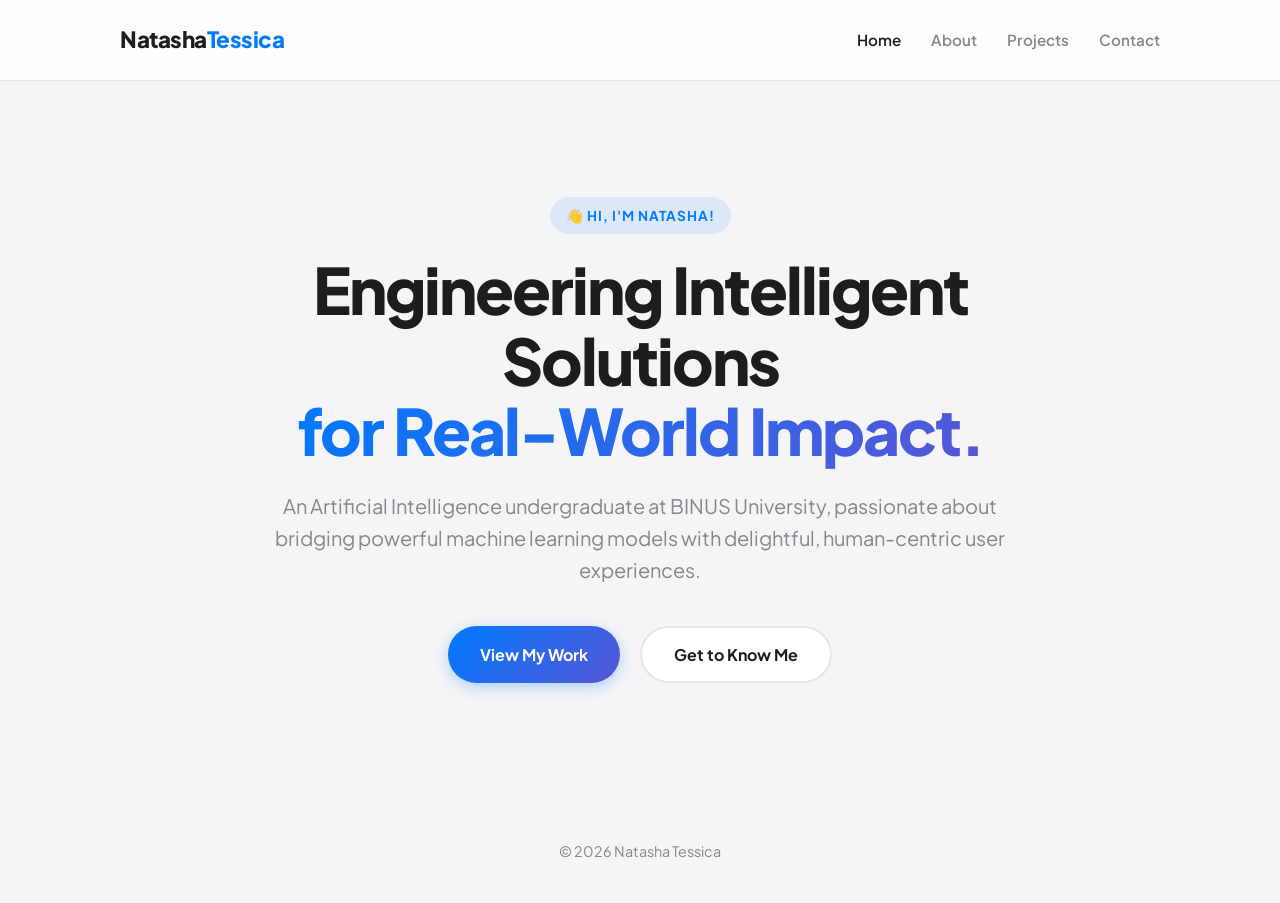
<file: index.html>
<!DOCTYPE html>
<html lang="en">
<head>
    <meta charset="UTF-8">
    <meta name="viewport" content="width=device-width, initial-scale=1.0">
    <title>Natasha Tessica | Portfolio</title>
    <link rel="stylesheet" href="style.css">
</head>
<body>
    <nav>
        <div class="container nav-inner">
            <a href="index.html" class="nav-logo">Natasha<span>Tessica</span></a>
            <ul class="nav-links">
                <li><a href="index.html" class="active">Home</a></li>
                <li><a href="about.html">About</a></li>
                <li><a href="projects.html">Projects</a></li>
                <li><a href="contact.html">Contact</a></li>
            </ul>
        </div>
    </nav>

    <section style="display: flex; align-items: center; min-height: 80vh;">
        <div class="container" style="text-align: center; max-width: 850px;">
            <div class="section-tag">👋 Hi, I'm Natasha!</div>
            <h1 class="title-large">Engineering Intelligent Solutions <br><span class="text-gradient">for Real-World Impact.</span></h1>
            <p class="text-muted" style="font-size: 1.25rem; margin-bottom: 40px; padding: 0 20px;">An Artificial Intelligence undergraduate at BINUS University, passionate about bridging powerful machine learning models with delightful, human-centric user experiences.</p>
            <div style="display: flex; justify-content: center; gap: 20px; flex-wrap: wrap;">
                <a href="projects.html" class="btn btn-primary">View My Work</a>
                <a href="about.html" class="btn btn-secondary">Get to Know Me</a>
            </div>
        </div>
    </section>

    <footer>
        <div class="container"><p>&copy; 2026 Natasha Tessica</p></div>
    </footer>
</body>
</html>
</file>
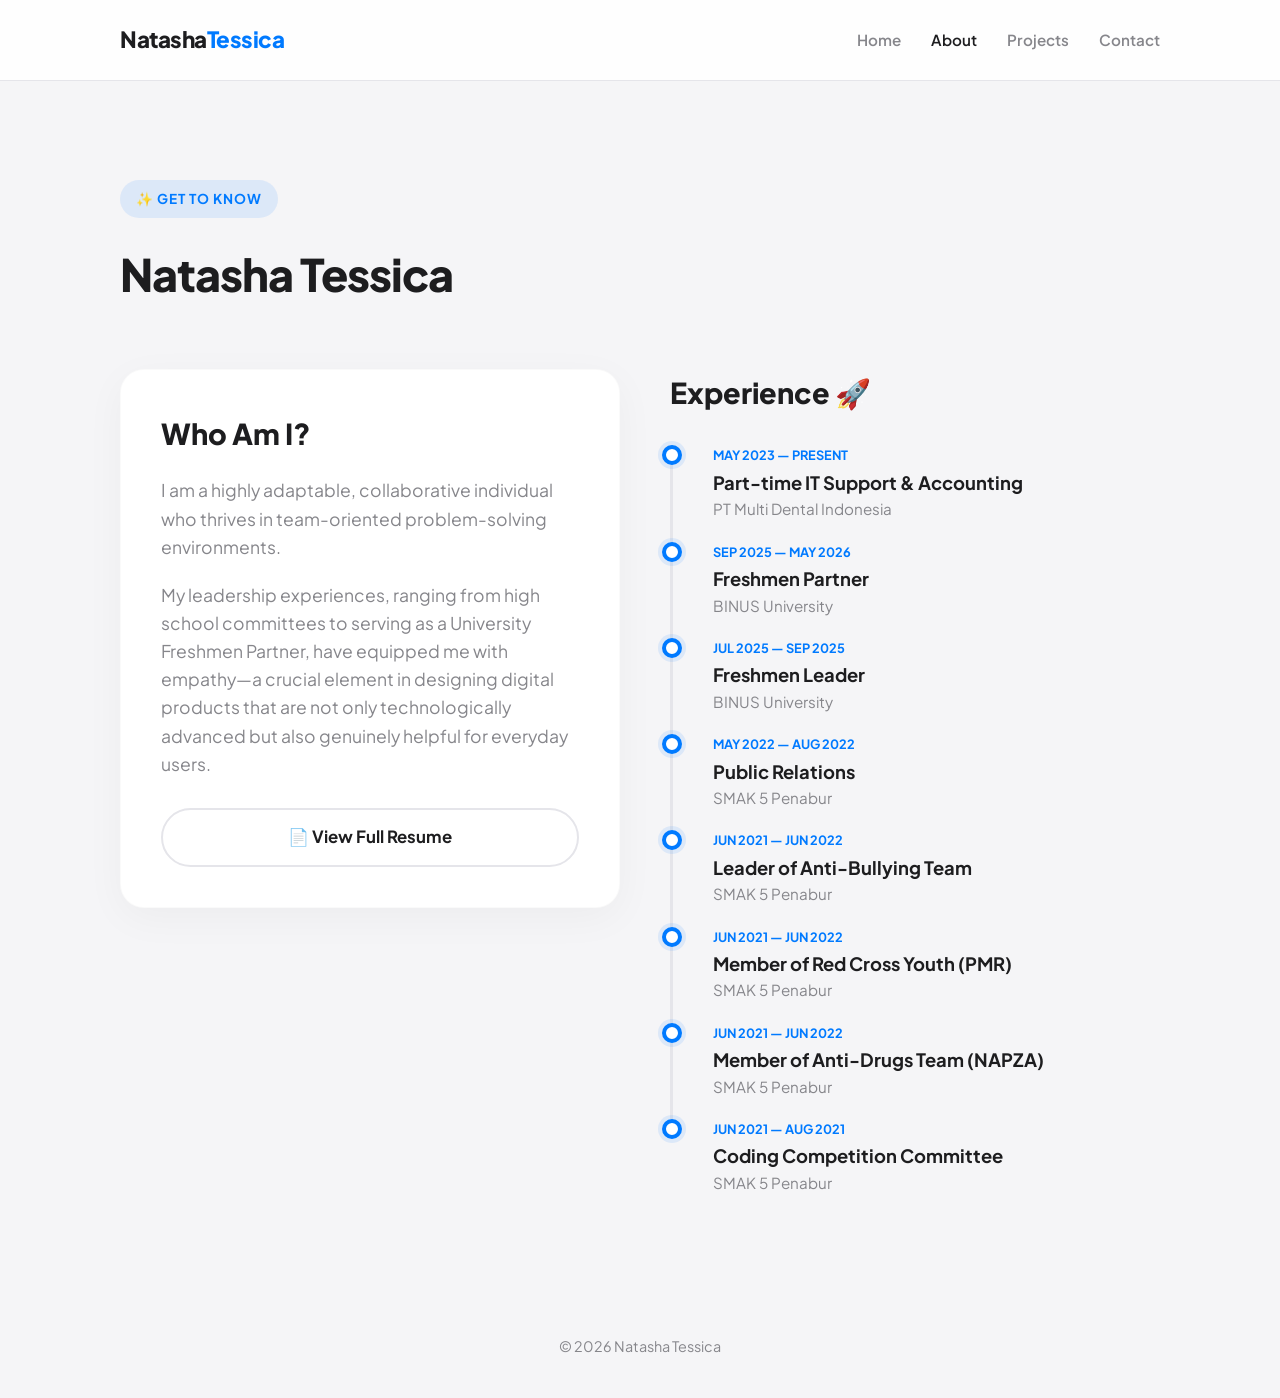
<file: about.html>
<!DOCTYPE html>
<html lang="en">
<head>
    <meta charset="UTF-8">
    <meta name="viewport" content="width=device-width, initial-scale=1.0">
    <title>About | Natasha Tessica</title>
    <link rel="stylesheet" href="style.css">
</head>
<body>
    <nav>
        <div class="container nav-inner">
            <a href="index.html" class="nav-logo">Natasha<span>Tessica</span></a>
            <ul class="nav-links">
                <li><a href="index.html">Home</a></li>
                <li><a href="about.html" class="active">About</a></li>
                <li><a href="projects.html">Projects</a></li>
                <li><a href="contact.html">Contact</a></li>
            </ul>
        </div>
    </nav>

    <section>
        <div class="container">
            <div class="section-tag">✨ Get to know</div>
            <h2 class="section-title">Natasha Tessica</h2>
            
            <div class="grid-2">
                <div class="card" style="height: fit-content;">
                    <h3 style="font-size: 1.8rem; margin-bottom: 20px; font-weight: 800;">Who Am I?</h3>
                    <p class="text-muted" style="font-size: 1.1rem; margin-bottom: 20px;">I am a highly adaptable, collaborative individual who thrives in team-oriented problem-solving environments.</p>
                    <p class="text-muted" style="font-size: 1.1rem; margin-bottom: 30px;">My leadership experiences, ranging from high school committees to serving as a University Freshmen Partner, have equipped me with empathy—a crucial element in designing digital products that are not only technologically advanced but also genuinely helpful for everyday users.</p>
                    
                    <a href="https://drive.google.com/file/d/1OGwjXYwXv5wUrAT_qg_oKymEiTKOfkxl/view?usp=drivesdk" target="_blank" class="btn btn-secondary" style="width: 100%; font-size: 1.05rem;">
                        📄 View Full Resume
                    </a>
                </div>
                
                <div>
                    <h3 style="font-size: 1.8rem; margin-bottom: 30px; font-weight: 800; padding-left: 10px;">Experience 🚀</h3>
                    
                    <div class="timeline-node" style="padding-bottom: 20px;">
                        <div class="timeline-indicator"></div>
                        <h4 style="color: var(--accent-blue); font-weight: 700; font-size: 0.8rem; margin-bottom: 2px;">MAY 2023 — PRESENT</h4>
                        <h3 style="font-size: 1.15rem; margin-bottom: 0;">Part-time IT Support & Accounting</h3>
                        <p class="text-muted" style="font-size: 0.95rem;">PT Multi Dental Indonesia</p>
                    </div>

                    <div class="timeline-node" style="padding-bottom: 20px;">
                        <div class="timeline-indicator"></div>
                        <h4 style="color: var(--accent-blue); font-weight: 700; font-size: 0.8rem; margin-bottom: 2px;">SEP 2025 — MAY 2026</h4>
                        <h3 style="font-size: 1.15rem; margin-bottom: 0;">Freshmen Partner</h3>
                        <p class="text-muted" style="font-size: 0.95rem;">BINUS University</p>
                    </div>

                    <div class="timeline-node" style="padding-bottom: 20px;">
                        <div class="timeline-indicator"></div>
                        <h4 style="color: var(--accent-blue); font-weight: 700; font-size: 0.8rem; margin-bottom: 2px;">JUL 2025 — SEP 2025</h4>
                        <h3 style="font-size: 1.15rem; margin-bottom: 0;">Freshmen Leader</h3>
                        <p class="text-muted" style="font-size: 0.95rem;">BINUS University</p>
                    </div>

                    <div class="timeline-node" style="padding-bottom: 20px;">
                        <div class="timeline-indicator"></div>
                        <h4 style="color: var(--accent-blue); font-weight: 700; font-size: 0.8rem; margin-bottom: 2px;">MAY 2022 — AUG 2022</h4>
                        <h3 style="font-size: 1.15rem; margin-bottom: 0;">Public Relations</h3>
                        <p class="text-muted" style="font-size: 0.95rem;">SMAK 5 Penabur</p>
                    </div>

                    <div class="timeline-node" style="padding-bottom: 20px;">
                        <div class="timeline-indicator"></div>
                        <h4 style="color: var(--accent-blue); font-weight: 700; font-size: 0.8rem; margin-bottom: 2px;">JUN 2021 — JUN 2022</h4>
                        <h3 style="font-size: 1.15rem; margin-bottom: 0;">Leader of Anti-Bullying Team</h3>
                        <p class="text-muted" style="font-size: 0.95rem;">SMAK 5 Penabur</p>
                    </div>

                    <div class="timeline-node" style="padding-bottom: 20px;">
                        <div class="timeline-indicator"></div>
                        <h4 style="color: var(--accent-blue); font-weight: 700; font-size: 0.8rem; margin-bottom: 2px;">JUN 2021 — JUN 2022</h4>
                        <h3 style="font-size: 1.15rem; margin-bottom: 0;">Member of Red Cross Youth (PMR)</h3>
                        <p class="text-muted" style="font-size: 0.95rem;">SMAK 5 Penabur</p>
                    </div>

                    <div class="timeline-node" style="padding-bottom: 20px;">
                        <div class="timeline-indicator"></div>
                        <h4 style="color: var(--accent-blue); font-weight: 700; font-size: 0.8rem; margin-bottom: 2px;">JUN 2021 — JUN 2022</h4>
                        <h3 style="font-size: 1.15rem; margin-bottom: 0;">Member of Anti-Drugs Team (NAPZA)</h3>
                        <p class="text-muted" style="font-size: 0.95rem;">SMAK 5 Penabur</p>
                    </div>

                    <div class="timeline-node" style="padding-bottom: 0;">
                        <div class="timeline-indicator"></div>
                        <h4 style="color: var(--accent-blue); font-weight: 700; font-size: 0.8rem; margin-bottom: 2px;">JUN 2021 — AUG 2021</h4>
                        <h3 style="font-size: 1.15rem; margin-bottom: 0;">Coding Competition Committee</h3>
                        <p class="text-muted" style="font-size: 0.95rem;">SMAK 5 Penabur</p>
                    </div>

                </div>
            </div>
        </div>
    </section>

    <footer>
        <div class="container"><p>&copy; 2026 Natasha Tessica</p></div>
    </footer>
</body>
</html>
</file>
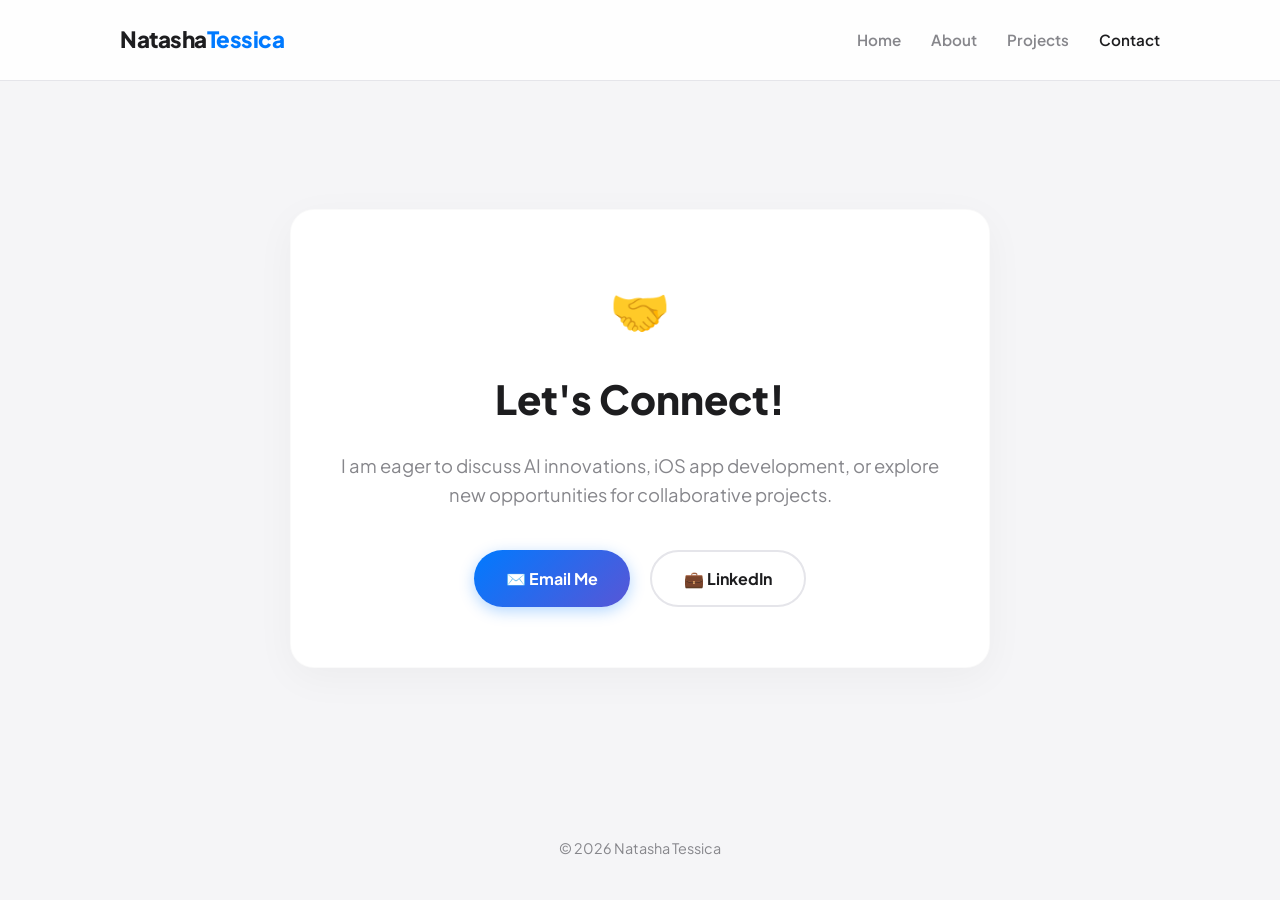
<file: contact.html>
<!DOCTYPE html>
<html lang="en">
<head>
    <meta charset="UTF-8">
    <meta name="viewport" content="width=device-width, initial-scale=1.0">
    <title>Contact | Natasha Tessica</title>
    <link rel="stylesheet" href="style.css">
</head>
<body>
    <nav>
        <div class="container nav-inner">
            <a href="index.html" class="nav-logo">Natasha<span>Tessica</span></a>
            <ul class="nav-links">
                <li><a href="index.html">Home</a></li>
                <li><a href="about.html">About</a></li>
                <li><a href="projects.html">Projects</a></li>
                <li><a href="contact.html" class="active">Contact</a></li>
            </ul>
        </div>
    </nav>

    <section style="display: flex; align-items: center; min-height: 70vh;">
        <div class="container" style="text-align: center;">
            <div class="card" style="max-width: 700px; margin: 0 auto; padding: 60px 40px;">
                <div style="font-size: 3rem; margin-bottom: 20px;">🤝</div>
                <h2 style="font-size: 2.5rem; font-weight: 800; margin-bottom: 20px;">Let's Connect!</h2>
                <p class="text-muted" style="font-size: 1.15rem; margin-bottom: 40px;">I am eager to discuss AI innovations, iOS app development, or explore new opportunities for collaborative projects.</p>
                
                <div style="display: flex; gap: 20px; justify-content: center; flex-wrap: wrap;">
                    <a href="mailto:natasha.tessicaaa@gmail.com" class="btn btn-primary">✉️ Email Me</a>
                    <a href="https://www.linkedin.com/in/natasha-tessica-88654b304?utm_source=share_via&utm_-content=profile&utm_medium=member_ios" target="_blank" class="btn btn-secondary">💼 LinkedIn</a>
                </div>
            </div>
        </div>
    </section>

    <footer>
        <div class="container"><p>&copy; 2026 Natasha Tessica</p></div>
    </footer>
</body>
</html>
</file>
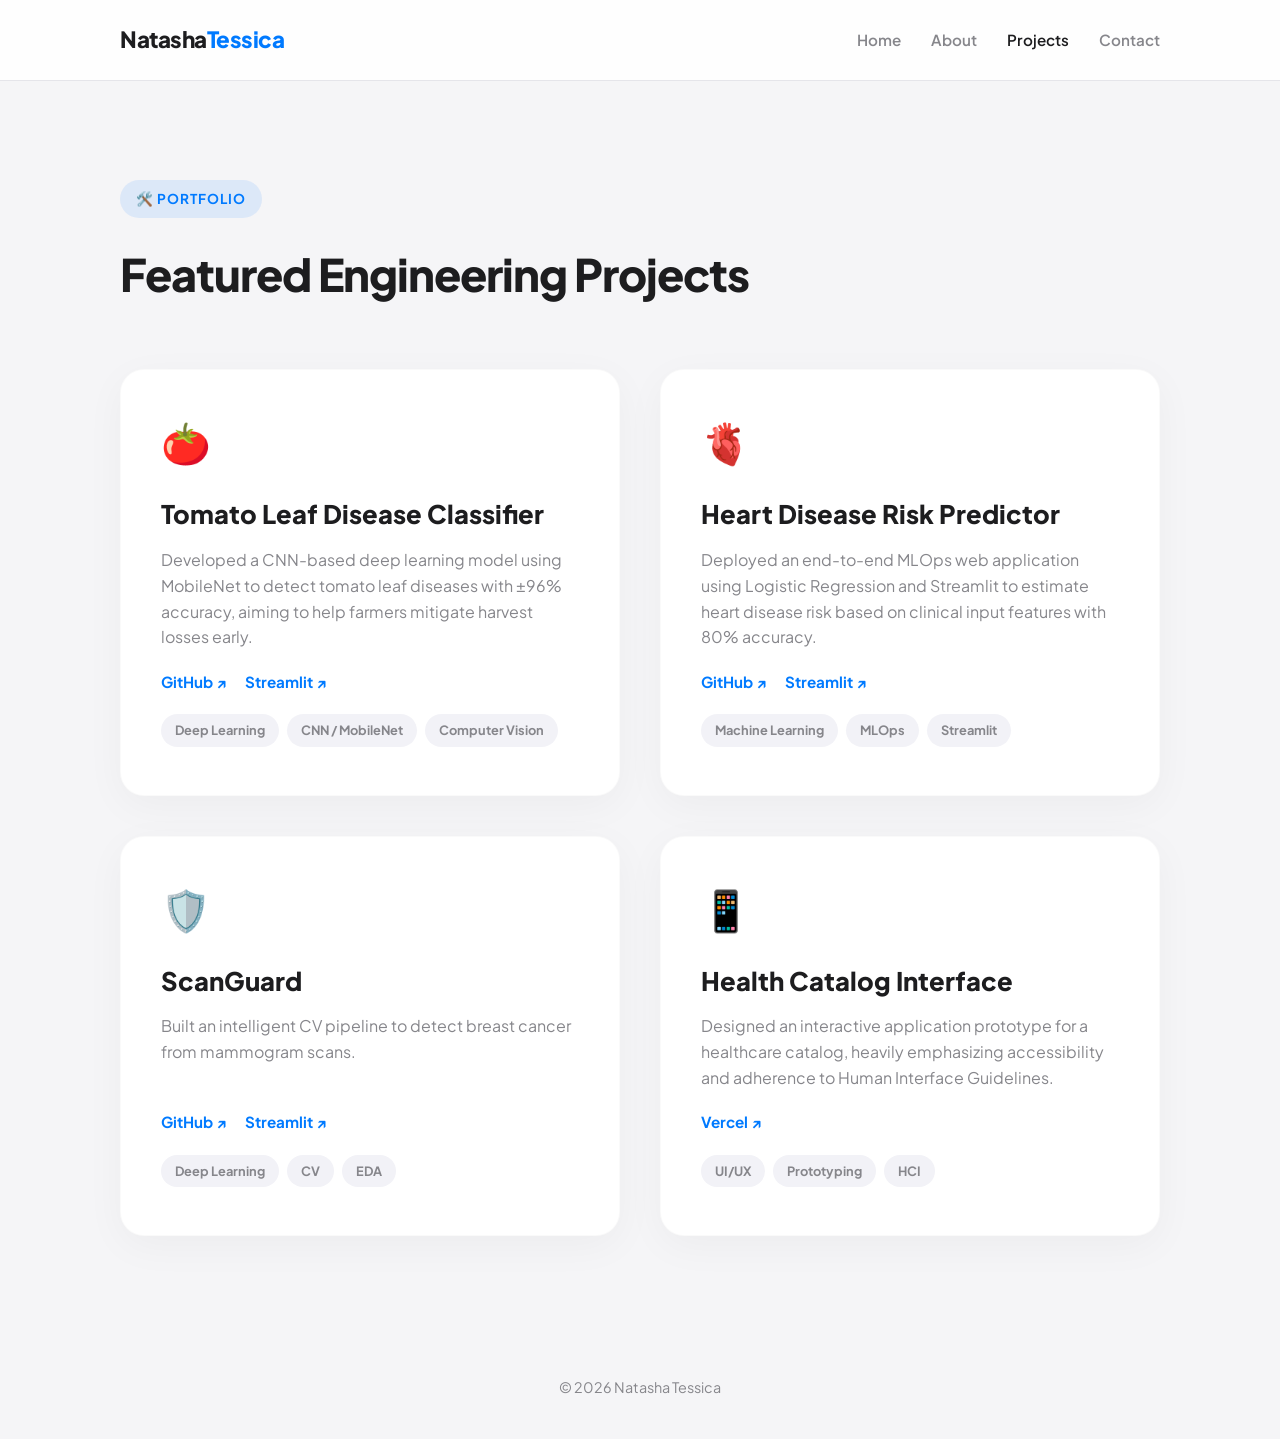
<file: projects.html>
<!DOCTYPE html>
<html lang="en">
<head>
    <meta charset="UTF-8">
    <meta name="viewport" content="width=device-width, initial-scale=1.0">
    <title>Projects | Natasha Tessica</title>
    <link rel="stylesheet" href="style.css">
</head>
<body>
    <nav>
        <div class="container nav-inner">
            <a href="index.html" class="nav-logo">Natasha<span>Tessica</span></a>
            <ul class="nav-links">
                <li><a href="index.html">Home</a></li>
                <li><a href="about.html">About</a></li>
                <li><a href="projects.html" class="active">Projects</a></li>
                <li><a href="contact.html">Contact</a></li>
            </ul>
        </div>
    </nav>

    <section>
        <div class="container">
            <div class="section-tag">🛠️ Portfolio</div>
            <h2 class="section-title">Featured Engineering Projects</h2>
            
            <div class="grid-2">
                <div class="card" style="display: flex; flex-direction: column;">
                    <div style="font-size: 2.5rem; margin-bottom: 20px;">🍅</div>
                    <h3 style="font-size: 1.6rem; font-weight: 800; margin-bottom: 12px;">Tomato Leaf Disease Classifier</h3>
                    <p class="text-muted" style="margin-bottom: 20px; flex-grow: 1;">Developed a CNN-based deep learning model using MobileNet to detect tomato leaf diseases with ±96% accuracy, aiming to help farmers mitigate harvest losses early.</p>
                    
                    <div style="margin-bottom: 20px; font-size: 0.95rem;">
                        <a href="https://kuzd98yln6xfusiyfpzge4.streamlit.app" target="_blank" style="text-decoration: none; color: var(--accent-blue); font-weight: 700; margin-right: 15px;">GitHub ↗</a>
                        <a href="https://github.com/Dustinedde22/tomat" target="_blank" style="text-decoration: none; color: var(--accent-blue); font-weight: 700;">Streamlit ↗</a>
                    </div>

                    <div><span class="tech-pill">Deep Learning</span><span class="tech-pill">CNN / MobileNet</span><span class="tech-pill">Computer Vision</span></div>
                </div>

                <div class="card" style="display: flex; flex-direction: column;">
                    <div style="font-size: 2.5rem; margin-bottom: 20px;">🫀</div>
                    <h3 style="font-size: 1.6rem; font-weight: 800; margin-bottom: 12px;">Heart Disease Risk Predictor</h3>
                    <p class="text-muted" style="margin-bottom: 20px; flex-grow: 1;">Deployed an end-to-end MLOps web application using Logistic Regression and Streamlit to estimate heart disease risk based on clinical input features with 80% accuracy.</p>
                    
                    <div style="margin-bottom: 20px; font-size: 0.95rem;">
                        <a href="https://github.com/natashatsc/UTS_MLOPS_jantung" target="_blank" style="text-decoration: none; color: var(--accent-blue); font-weight: 700; margin-right: 15px;">GitHub ↗</a>
                        <a href="https://utsmlopsjantung-nxhzffsppc4hmjz9vthnav.streamlit.app/" target="_blank" style="text-decoration: none; color: var(--accent-blue); font-weight: 700;">Streamlit ↗</a>
                    </div>

                    <div><span class="tech-pill">Machine Learning</span><span class="tech-pill">MLOps</span><span class="tech-pill">Streamlit</span></div>
                </div>

                <div class="card" style="display: flex; flex-direction: column;">
                    <div style="font-size: 2.5rem; margin-bottom: 20px;">🛡️</div>
                    <h3 style="font-size: 1.6rem; font-weight: 800; margin-bottom: 12px;">ScanGuard</h3>
                    <p class="text-muted" style="margin-bottom: 20px; flex-grow: 1;">Built an intelligent CV pipeline to detect breast cancer from mammogram scans.</p>
                    
                    <div style="margin-bottom: 20px; font-size: 0.95rem;">
                        <a href="https://github.com/Dustinedde22/Breastcancer" target="_blank" style="text-decoration: none; color: var(--accent-blue); font-weight: 700; margin-right: 15px;">GitHub ↗</a>
                        <a href="https://breastcancer-4it4ahasdiurcrqguxg7km.streamlit.app" target="_blank" style="text-decoration: none; color: var(--accent-blue); font-weight: 700;">Streamlit ↗</a>
                    </div>

                    <div><span class="tech-pill">Deep Learning</span><span class="tech-pill">CV</span><span class="tech-pill">EDA</span></div>
                </div>

                <div class="card" style="display: flex; flex-direction: column;">
                    <div style="font-size: 2.5rem; margin-bottom: 20px;">📱</div>
                    <h3 style="font-size: 1.6rem; font-weight: 800; margin-bottom: 12px;">Health Catalog Interface</h3>
                    <p class="text-muted" style="margin-bottom: 20px; flex-grow: 1;">Designed an interactive application prototype for a healthcare catalog, heavily emphasizing accessibility and adherence to Human Interface Guidelines.</p>
                    
                    <div style="margin-bottom: 20px; font-size: 0.95rem;">
                        <a href="https://hci-amber-theta.vercel.app" target="_blank" style="text-decoration: none; color: var(--accent-blue); font-weight: 700; margin-right: 15px;">Vercel ↗</a>
                    </div>

                    <div><span class="tech-pill">UI/UX</span><span class="tech-pill">Prototyping</span><span class="tech-pill">HCI</span></div>
                </div>
            </div>
        </div>
    </section>

    <footer>
        <div class="container"><p>&copy; 2026 Natasha Tessica</p></div>
    </footer>
</body>
</html>
</file>
<file: style.css>
@import url('https://fonts.googleapis.com/css2?family=Plus+Jakarta+Sans:wght@400;500;600;700;800&display=swap');

:root {
    --bg-main: #F5F5F7; 
    --bg-card: #FFFFFF;
    --text-main: #1D1D1F;
    --text-muted: #86868B;
    --accent-blue: #007AFF;
    --accent-gradient: linear-gradient(135deg, #007AFF, #5856D6);
    --border-light: #E5E5EA;
    --radius-lg: 24px;
    --radius-full: 999px;
    --shadow-soft: 0 10px 40px rgba(0, 0, 0, 0.04);
    --shadow-hover: 0 20px 40px rgba(0, 122, 255, 0.12);
}

* { box-sizing: border-box; margin: 0; padding: 0; }
html { background-color: var(--bg-main); scroll-behavior: smooth; }

body {
    font-family: 'Plus Jakarta Sans', sans-serif;
    background-color: var(--bg-main);
    color: var(--text-main);
    line-height: 1.6;
    padding-top: 80px;
    display: flex;
    flex-direction: column;
    min-height: 100vh;
}

.container { max-width: 1100px; margin: 0 auto; padding: 0 30px; }

/* NAVIGATION */
nav {
    position: fixed; top: 0; left: 0; width: 100%;
    background: rgba(255, 255, 255, 0.85);
    backdrop-filter: blur(20px); -webkit-backdrop-filter: blur(20px);
    border-bottom: 1px solid var(--border-light);
    z-index: 1000;
}
.nav-inner { display: flex; justify-content: space-between; align-items: center; height: 80px; }
.nav-logo { font-weight: 800; font-size: 1.4rem; color: var(--text-main); text-decoration: none; letter-spacing: -0.5px; }
.nav-logo span { color: var(--accent-blue); }
.nav-links { display: flex; gap: 30px; list-style: none; }
.nav-links a { font-weight: 600; font-size: 0.95rem; color: var(--text-muted); text-decoration: none; transition: 0.3s; }
.nav-links a:hover, .nav-links a.active { color: var(--text-main); }

/* SECTIONS */
section { padding: 100px 0; flex-grow: 1; }
.section-tag { display: inline-block; background: rgba(0, 122, 255, 0.1); color: var(--accent-blue); padding: 8px 16px; border-radius: var(--radius-full); font-weight: 700; font-size: 0.85rem; text-transform: uppercase; letter-spacing: 1px; margin-bottom: 20px; }
.section-title { font-size: 2.8rem; font-weight: 800; letter-spacing: -1px; margin-bottom: 60px; color: var(--text-main); }

/* BUTTONS */
.btn { display: inline-flex; align-items: center; justify-content: center; padding: 14px 32px; font-weight: 700; font-size: 1rem; border-radius: var(--radius-full); text-decoration: none; transition: all 0.3s cubic-bezier(0.4, 0, 0.2, 1); cursor: pointer; border: none; }
.btn-primary { background: var(--accent-gradient); color: white; box-shadow: 0 4px 15px rgba(0, 122, 255, 0.3); }
.btn-primary:hover { transform: translateY(-3px); box-shadow: 0 8px 25px rgba(0, 122, 255, 0.4); }
.btn-secondary { background: white; color: var(--text-main); border: 2px solid var(--border-light); }
.btn-secondary:hover { border-color: var(--text-main); transform: translateY(-3px); }

/* CARDS & GRIDS */
.grid-2 { display: grid; grid-template-columns: repeat(2, 1fr); gap: 40px; }
.card { background-color: var(--bg-card); border-radius: var(--radius-lg); padding: 40px; box-shadow: var(--shadow-soft); transition: 0.4s; border: 1px solid rgba(0,0,0,0.02); }
.card:hover { transform: translateY(-8px); box-shadow: var(--shadow-hover); border-color: rgba(0, 122, 255, 0.1); }
.text-muted { color: var(--text-muted); }

/* HERO TYPOGRAPHY */
.title-large { font-size: 4rem; font-weight: 800; line-height: 1.1; letter-spacing: -2px; margin-bottom: 24px;}
.text-gradient { background: var(--accent-gradient); -webkit-background-clip: text; -webkit-text-fill-color: transparent; }

/* PROJECT PILLS */
.tech-pill { display: inline-block; font-size: 0.8rem; font-weight: 700; background: #F2F2F7; color: var(--text-muted); padding: 6px 14px; border-radius: var(--radius-full); margin-right: 8px; margin-bottom: 8px; }

/* TIMELINE */
.timeline-node { position: relative; padding-left: 40px; padding-bottom: 40px; border-left: 3px solid #E5E5EA; margin-left: 10px;}
.timeline-node:last-child { border-left: 3px solid transparent; padding-bottom: 0; }
.timeline-indicator { position: absolute; left: -11.5px; top: 0; width: 20px; height: 20px; border-radius: 50%; background-color: white; border: 4px solid var(--accent-blue); box-shadow: 0 0 0 4px rgba(0,122,255,0.1); }

/* FOOTER */
footer { padding: 40px 0; text-align: center; color: var(--text-muted); font-size: 0.9rem; margin-top: auto; }

@media screen and (max-width: 768px) {
    /* Mencegah layar bisa di-geser ke samping */
    html, body {
        overflow-x: hidden;
    }

    body {
        padding-top: 100px; 
    }

    /* Menu Navigasi: Logo di atas, menu di bawah berjajar rapi seperti tombol kecil */
    .nav-inner {
        flex-direction: column;
        height: auto;
        padding: 15px 20px;
        gap: 15px;
    }
    .nav-links {
        gap: 10px;
        flex-wrap: wrap;
        justify-content: center;
        width: 100%;
    }
    .nav-links a {
        font-size: 0.85rem;
        padding: 6px 12px;
        background: #F2F2F7;
        border-radius: 20px;
    }

    /* Teks & Judul diperkecil */
    .title-large {
        font-size: 2.2rem;
        letter-spacing: -1px;
        margin-bottom: 15px;
    }
    .section-title {
        font-size: 1.8rem;
        margin-bottom: 30px;
    }
    p.text-muted {
        font-size: 1rem !important; 
        padding: 0 !important; 
    }

    /* Layout Kartu lebih padat */
    .grid-2 {
        grid-template-columns: 1fr;
        gap: 20px;
    }
    section {
        padding: 40px 0;
    }
    .container {
        padding: 0 20px;
    }
    .card {
        padding: 25px 20px;
    }

    /* Tombol memanjang penuh ke samping */
    .btn {
        width: 100%;
        margin-bottom: 0;
        padding: 14px 20px;
        font-size: 0.95rem;
    }
    div[style*="display: flex; justify-content: center; gap: 20px; flex-wrap: wrap;"] {
        flex-direction: column;
        gap: 12px !important;
        width: 100%;
    }

    /* Merapikan garis Timeline di About */
    .timeline-node {
        padding-left: 25px;
        margin-left: 5px;
    }
    .timeline-indicator {
        left: -10px;
        width: 16px;
        height: 16px;
        border-width: 3px;
    }
}
</file>
